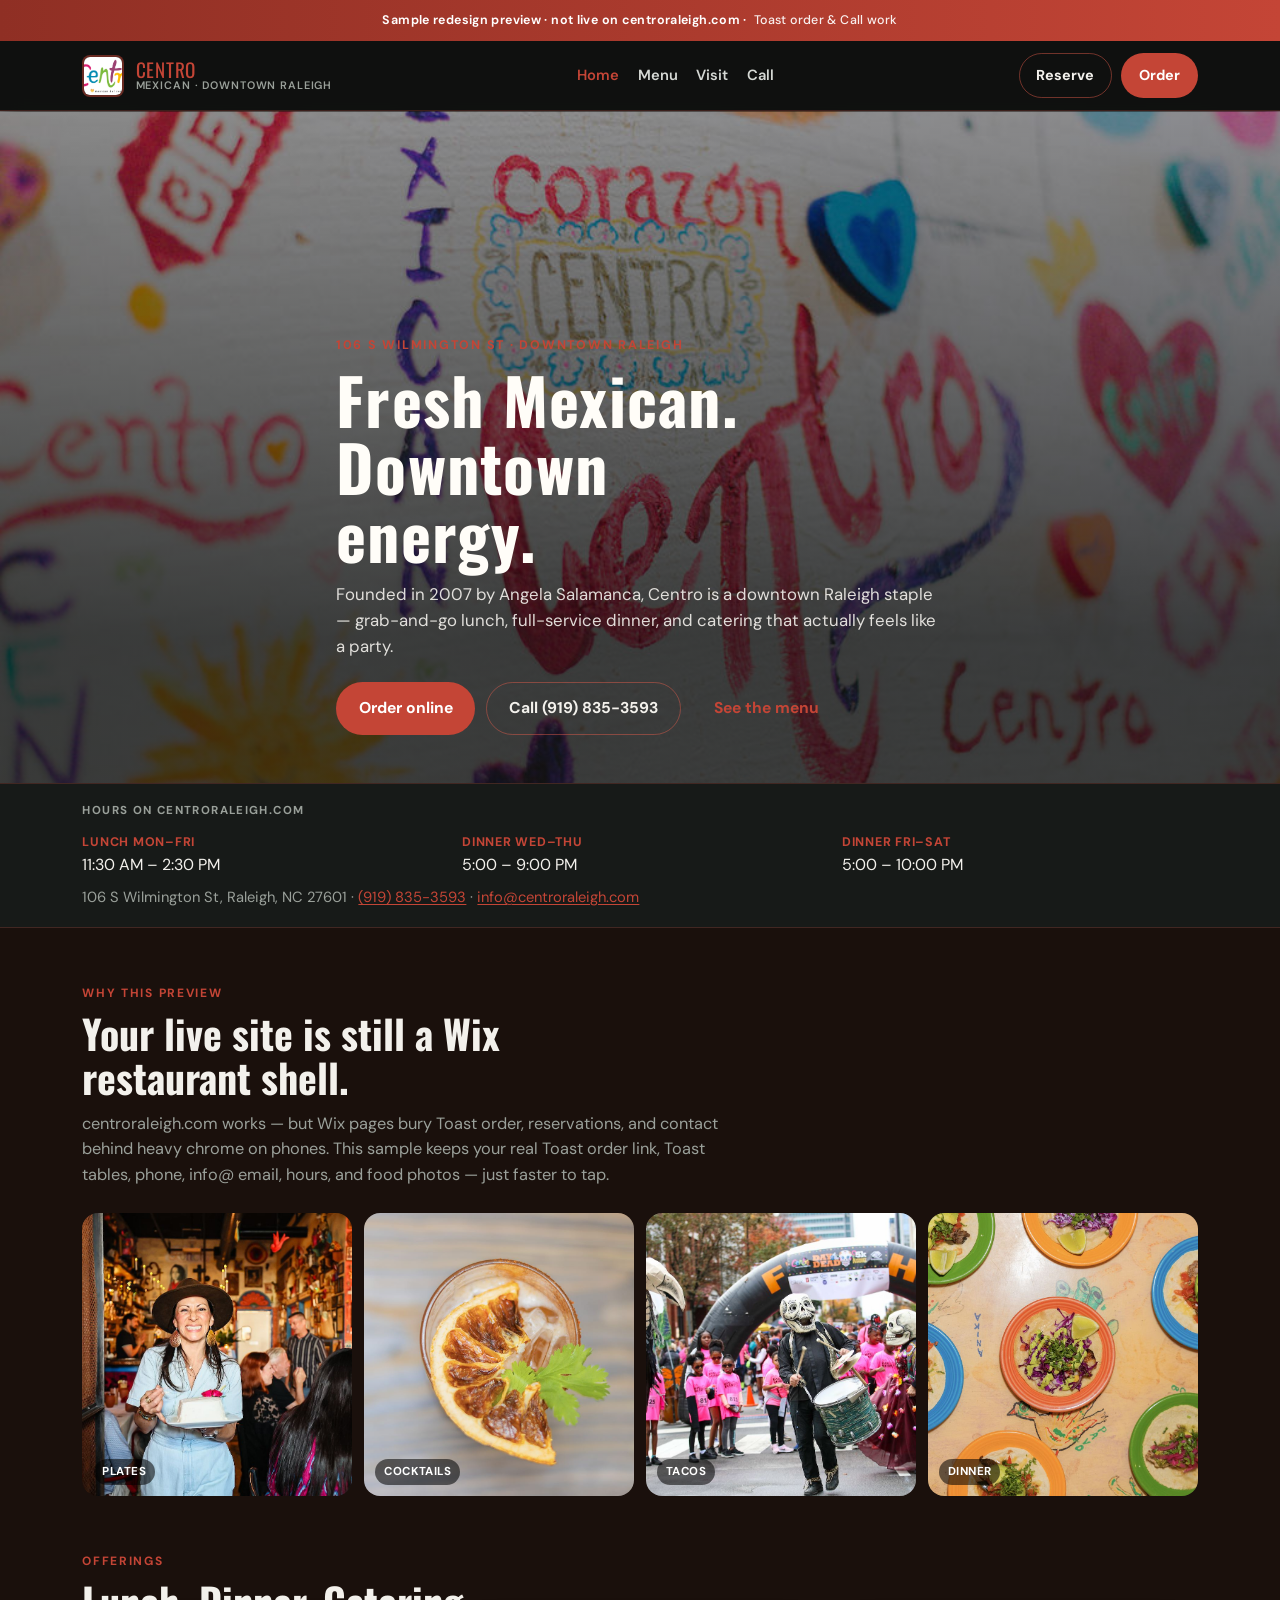
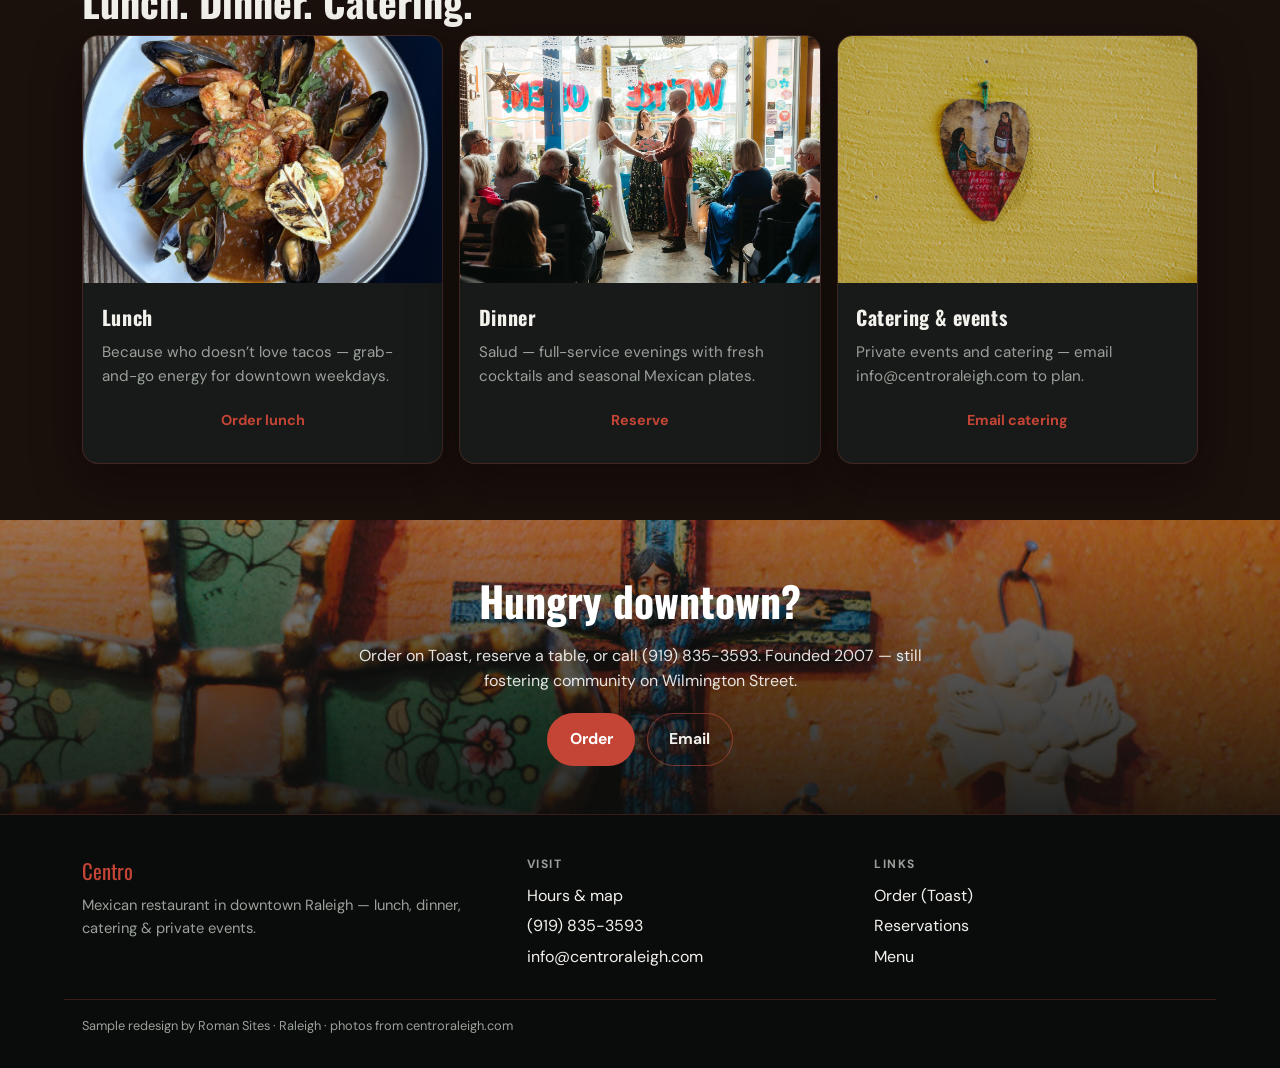
<file: index.html>
<!DOCTYPE html>
<html lang="en">
<head>
  <meta charset="utf-8" />
  <meta name="viewport" content="width=device-width, initial-scale=1" />
  <title>Centro · Mexican Restaurant · Downtown Raleigh</title>
  <meta name="description" content="Fresh Mexican lunch, dinner, and catering in downtown Raleigh — 106 S Wilmington St." />
  <link rel="preconnect" href="https://fonts.googleapis.com" />
  <link rel="preconnect" href="https://fonts.gstatic.com" crossorigin />
  <link href="https://fonts.googleapis.com/css2?family=DM+Sans:wght@400;500;600;700;800&family=Oswald:wght@500;600;700&display=swap" rel="stylesheet" />
  <link rel="stylesheet" href="assets/styles.css" />
</head>
<body>
  <div class="preview-banner" role="status">Sample redesign preview · not live on centroraleigh.com · <span>Toast order &amp; Call work</span></div>
  <header class="site-header">
    <div class="nav-inner">
      <a class="brand" href="index.html">
        <img class="brand-mark" src="assets/logo.png" alt="Centro logo" width="42" height="42" />
        <span class="brand-text"><span class="brand-name">Centro</span><span class="brand-tag">Mexican · Downtown Raleigh</span></span>
      </a>
      <nav class="nav-links" aria-label="Primary"><a href="index.html" aria-current="page">Home</a><a href="menu.html">Menu</a><a href="visit.html">Visit</a><a href="tel:+19198353593">Call</a></nav>
      <div class="nav-ctas">
        <a class="btn btn-secondary" href="https://tables.toasttab.com/restaurants/abbee3b9-5282-4a5d-af46-3de5d9775e1c/findTime" target="_blank" rel="noopener">Reserve</a>
        <a class="btn btn-primary" href="https://www.toasttab.com/centro-raleigh" target="_blank" rel="noopener">Order</a>
        <button class="nav-toggle" type="button" data-nav-toggle aria-expanded="false" aria-controls="mobile-nav" aria-label="Open menu"><span></span></button>
      </div>
    </div>
    <div class="mobile-panel" id="mobile-nav" data-mobile-panel>
      <a href="index.html" aria-current="page">Home</a><a href="menu.html">Menu</a><a href="visit.html">Visit</a><a href="tel:+19198353593">Call</a>
      <a href="mailto:info@centroraleigh.com">info@centroraleigh.com</a>
      <a href="https://www.toasttab.com/centro-raleigh" target="_blank" rel="noopener">Order on Toast</a>
      <div class="mobile-ctas">
        <a class="btn btn-secondary" href="https://tables.toasttab.com/restaurants/abbee3b9-5282-4a5d-af46-3de5d9775e1c/findTime" target="_blank" rel="noopener">Reserve</a>
        <a class="btn btn-primary" href="tel:+19198353593">Call</a>
      </div>
    </div>
  </header>
<main>
  <section class="hero">
    <div class="hero-media" aria-hidden="true"><img src="assets/hero.jpg" alt="" width="1500" height="1000" fetchpriority="high" /></div>
    <div class="hero-shade" aria-hidden="true"></div>
    <div class="hero-content">
      <p class="eyebrow">106 S Wilmington St · Downtown Raleigh</p>
      <h1>Fresh Mexican. Downtown energy.</h1>
      <p class="hero-lead">Founded in 2007 by Angela Salamanca, Centro is a downtown Raleigh staple — grab-and-go lunch, full-service dinner, and catering that actually feels like a party.</p>
      <div class="hero-actions">
        <a class="btn btn-primary btn-lg" href="https://www.toasttab.com/centro-raleigh" target="_blank" rel="noopener">Order online</a>
        <a class="btn btn-secondary btn-lg" href="tel:+19198353593">Call (919) 835-3593</a>
        <a class="btn btn-ghost btn-lg" href="menu.html">See the menu</a>
      </div>
    </div>
  </section>
  <aside class="hours-strip" aria-label="Hours">
    <div class="hours-strip-inner">
      <div class="hours-label">Hours on centroraleigh.com</div>
      <div>
        <div class="hours-grid">
          <div><strong>Lunch Mon–Fri</strong>11:30 AM – 2:30 PM</div>
          <div><strong>Dinner Wed–Thu</strong>5:00 – 9:00 PM</div>
          <div><strong>Dinner Fri–Sat</strong>5:00 – 10:00 PM</div>
        </div>
        <p class="hours-note">106 S Wilmington St, Raleigh, NC 27601 · <a href="tel:+19198353593">(919) 835-3593</a> · <a href="mailto:info@centroraleigh.com">info@centroraleigh.com</a></p>
      </div>
    </div>
  </aside>
  <section class="section">
    <div class="section-inner">
      <p class="section-kicker">Why this preview</p>
      <h2>Your live site is still a Wix restaurant shell.</h2>
      <p class="section-lead">centroraleigh.com works — but Wix pages bury Toast order, reservations, and contact behind heavy chrome on phones. This sample keeps your real Toast order link, Toast tables, phone, info@ email, hours, and food photos — just faster to tap.</p>
      <div class="photo-mosaic-grid">
        <div class="tile"><img src="assets/food1.jpg" alt="Centro plate" /><span class="tile-caption">Plates</span></div>
        <div class="tile"><img src="assets/food2.jpg" alt="Cocktails" /><span class="tile-caption">Cocktails</span></div>
        <div class="tile"><img src="assets/food3.jpg" alt="Tacos" /><span class="tile-caption">Tacos</span></div>
        <div class="tile"><img src="assets/food4.jpg" alt="Dinner" /><span class="tile-caption">Dinner</span></div>
      </div>
    </div>
  </section>
  <section class="section" style="padding-top:0">
    <div class="section-inner">
      <p class="section-kicker">Offerings</p>
      <h2>Lunch. Dinner. Catering.</h2>
      <div class="feature-grid">
        <article class="feature-card">
          <img src="assets/food5.jpg" alt="Lunch" />
          <div class="pad"><h3>Lunch</h3><p>Because who doesn’t love tacos — grab-and-go energy for downtown weekdays.</p><a class="btn btn-ghost" href="https://www.toasttab.com/centro-raleigh" target="_blank" rel="noopener">Order lunch</a></div>
        </article>
        <article class="feature-card">
          <img src="assets/food6.jpg" alt="Dinner" />
          <div class="pad"><h3>Dinner</h3><p>Salud — full-service evenings with fresh cocktails and seasonal Mexican plates.</p><a class="btn btn-ghost" href="https://tables.toasttab.com/restaurants/abbee3b9-5282-4a5d-af46-3de5d9775e1c/findTime" target="_blank" rel="noopener">Reserve</a></div>
        </article>
        <article class="feature-card">
          <img src="assets/food7.jpg" alt="Catering" />
          <div class="pad"><h3>Catering &amp; events</h3><p>Private events and catering — email info@centroraleigh.com to plan.</p><a class="btn btn-ghost" href="mailto:info@centroraleigh.com">Email catering</a></div>
        </article>
      </div>
    </div>
  </section>
  <section class="cta-band">
    <img src="assets/food8.jpg" alt="" />
    <div class="cta-inner">
      <h2>Hungry downtown?</h2>
      <p>Order on Toast, reserve a table, or call (919) 835-3593. Founded 2007 — still fostering community on Wilmington Street.</p>
      <div class="cta-actions">
        <a class="btn btn-primary btn-lg" href="https://www.toasttab.com/centro-raleigh" target="_blank" rel="noopener">Order</a>
        <a class="btn btn-secondary btn-lg" href="mailto:info@centroraleigh.com">Email</a>
      </div>
    </div>
  </section>
</main>
  <footer class="site-footer">
    <div class="footer-inner">
      <div>
        <div class="footer-brand">Centro</div>
        <p class="footer-muted">Mexican restaurant in downtown Raleigh — lunch, dinner, catering &amp; private events.</p>
      </div>
      <div class="footer-col"><h4>Visit</h4><a href="visit.html">Hours &amp; map</a><a href="tel:+19198353593">(919) 835-3593</a><a href="mailto:info@centroraleigh.com">info@centroraleigh.com</a></div>
      <div class="footer-col"><h4>Links</h4><a href="https://www.toasttab.com/centro-raleigh" target="_blank" rel="noopener">Order (Toast)</a><a href="https://tables.toasttab.com/restaurants/abbee3b9-5282-4a5d-af46-3de5d9775e1c/findTime" target="_blank" rel="noopener">Reservations</a><a href="menu.html">Menu</a></div>
    </div>
    <div class="footer-bottom">Sample redesign by Roman Sites · Raleigh · photos from centroraleigh.com</div>
  </footer>
  <script src="assets/site.js"></script>
</body>
</html>
</file>
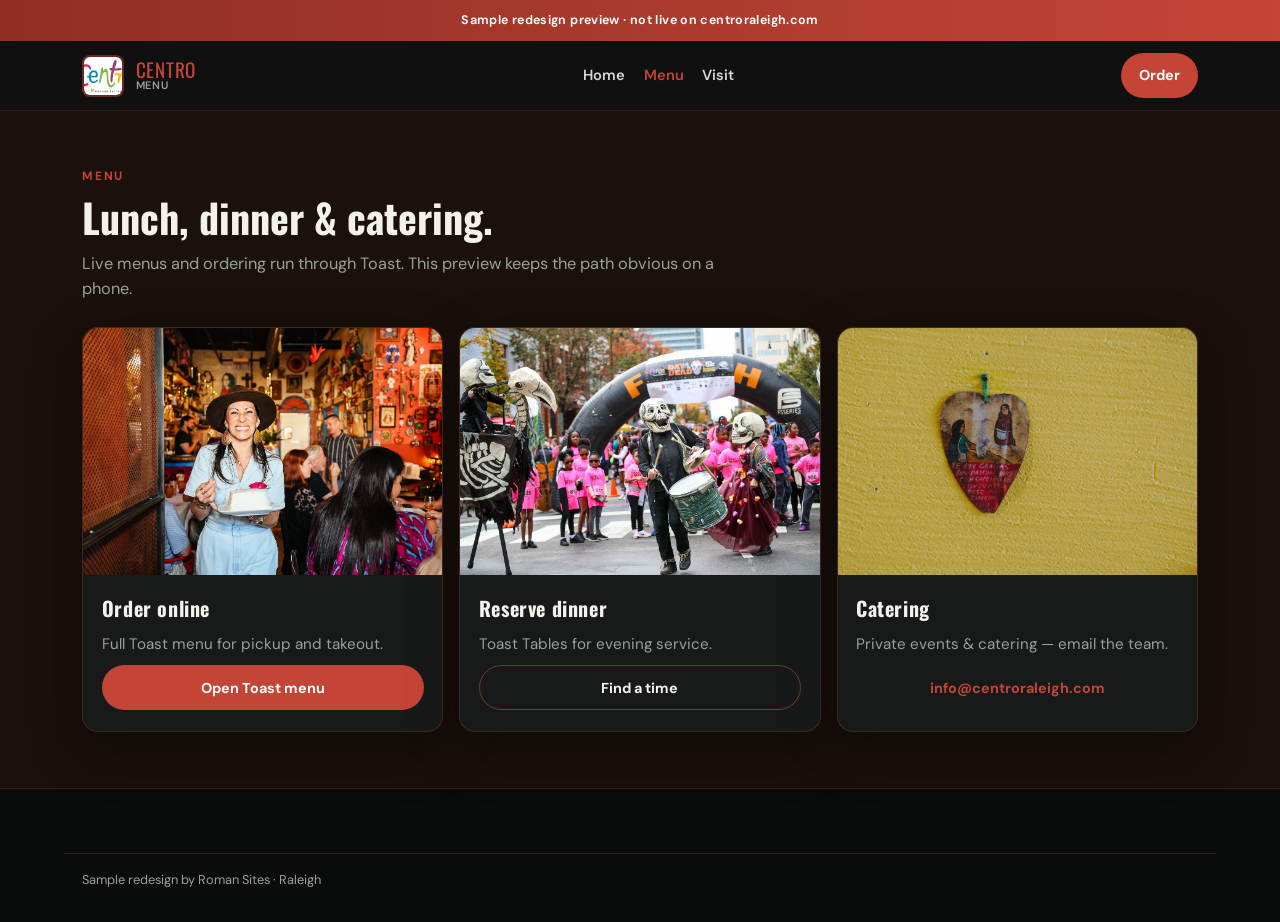
<file: menu.html>
<!DOCTYPE html>
<html lang="en">
<head>
  <meta charset="utf-8" />
  <meta name="viewport" content="width=device-width, initial-scale=1" />
  <title>Menu · Centro Raleigh</title>
  <link href="https://fonts.googleapis.com/css2?family=DM+Sans:wght@400;500;600;700;800&family=Oswald:wght@500;600;700&display=swap" rel="stylesheet" />
  <link rel="stylesheet" href="assets/styles.css" />
</head>
<body>
  <div class="preview-banner" role="status">Sample redesign preview · not live on centroraleigh.com</div>
  <header class="site-header">
    <div class="nav-inner">
      <a class="brand" href="index.html"><img class="brand-mark" src="assets/logo.png" alt="" width="42" height="42" /><span class="brand-text"><span class="brand-name">Centro</span><span class="brand-tag">Menu</span></span></a>
      <nav class="nav-links"><a href="index.html">Home</a><a href="menu.html" aria-current="page">Menu</a><a href="visit.html">Visit</a></nav>
      <div class="nav-ctas"><a class="btn btn-primary" href="https://www.toasttab.com/centro-raleigh" target="_blank" rel="noopener">Order</a>
      <button class="nav-toggle" type="button" data-nav-toggle aria-expanded="false" aria-controls="mobile-nav" aria-label="Open menu"><span></span></button></div>
    </div>
    <div class="mobile-panel" id="mobile-nav" data-mobile-panel>
      <a href="index.html">Home</a><a href="menu.html" aria-current="page">Menu</a><a href="visit.html">Visit</a>
      <a class="btn btn-primary" href="https://www.toasttab.com/centro-raleigh" target="_blank" rel="noopener">Order on Toast</a>
    </div>
  </header>
<main>
  <section class="section"><div class="section-inner">
    <p class="section-kicker">Menu</p>
    <h2>Lunch, dinner &amp; catering.</h2>
    <p class="section-lead">Live menus and ordering run through Toast. This preview keeps the path obvious on a phone.</p>
    <div class="feature-grid">
      <article class="feature-card"><img src="assets/food1.jpg" alt="" /><div class="pad"><h3>Order online</h3><p>Full Toast menu for pickup and takeout.</p><a class="btn btn-primary" href="https://www.toasttab.com/centro-raleigh" target="_blank" rel="noopener">Open Toast menu</a></div></article>
      <article class="feature-card"><img src="assets/food3.jpg" alt="" /><div class="pad"><h3>Reserve dinner</h3><p>Toast Tables for evening service.</p><a class="btn btn-secondary" href="https://tables.toasttab.com/restaurants/abbee3b9-5282-4a5d-af46-3de5d9775e1c/findTime" target="_blank" rel="noopener">Find a time</a></div></article>
      <article class="feature-card"><img src="assets/food7.jpg" alt="" /><div class="pad"><h3>Catering</h3><p>Private events &amp; catering — email the team.</p><a class="btn btn-ghost" href="mailto:info@centroraleigh.com">info@centroraleigh.com</a></div></article>
    </div>
  </div></section>
</main>
<footer class="site-footer"><div class="footer-bottom">Sample redesign by Roman Sites · Raleigh</div></footer>
<script src="assets/site.js"></script>
</body></html>
</file>
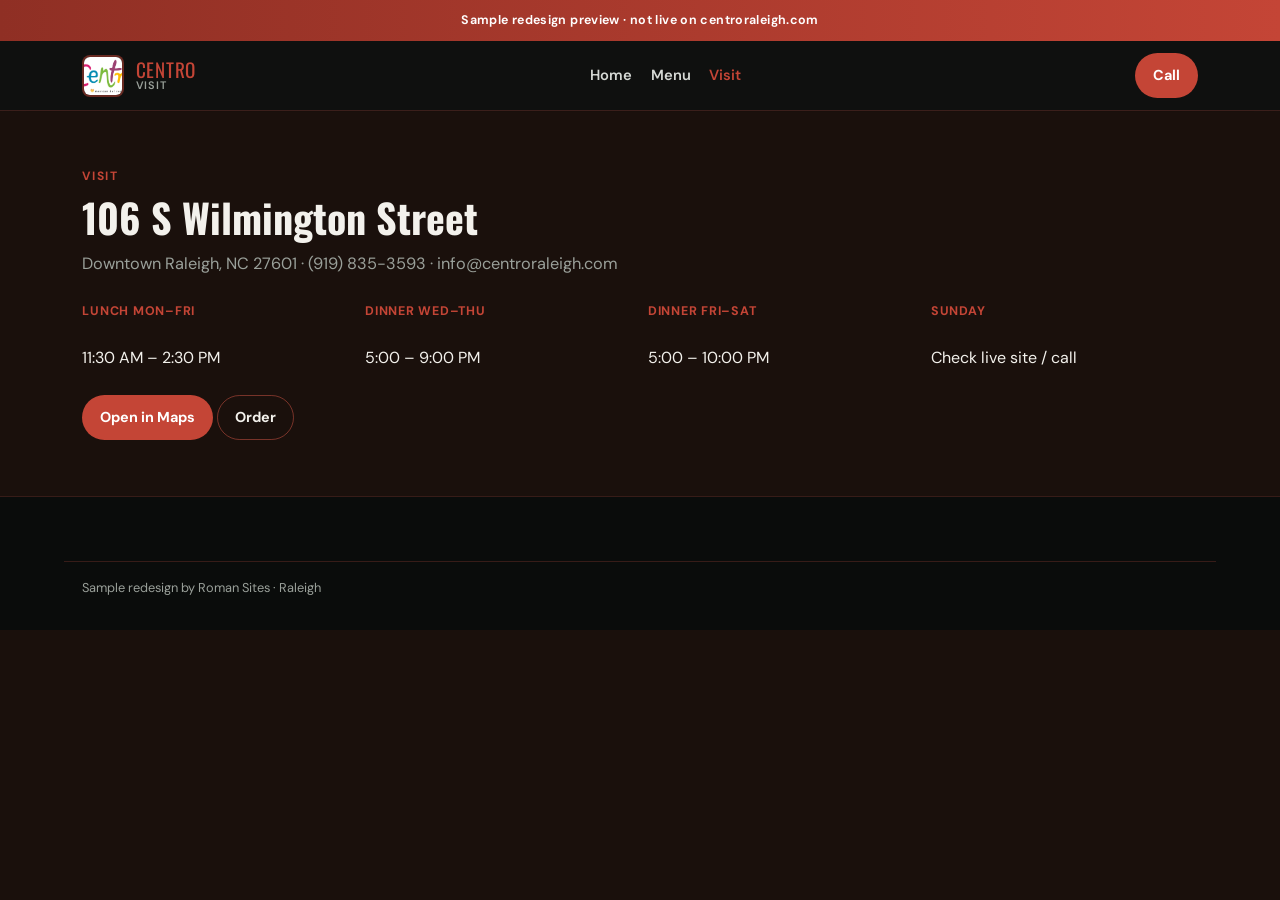
<file: visit.html>
<!DOCTYPE html>
<html lang="en">
<head>
  <meta charset="utf-8" />
  <meta name="viewport" content="width=device-width, initial-scale=1" />
  <title>Visit · Centro Raleigh</title>
  <link href="https://fonts.googleapis.com/css2?family=DM+Sans:wght@400;500;600;700;800&family=Oswald:wght@500;600;700&display=swap" rel="stylesheet" />
  <link rel="stylesheet" href="assets/styles.css" />
</head>
<body>
  <div class="preview-banner" role="status">Sample redesign preview · not live on centroraleigh.com</div>
  <header class="site-header">
    <div class="nav-inner">
      <a class="brand" href="index.html"><img class="brand-mark" src="assets/logo.png" alt="" width="42" height="42" /><span class="brand-text"><span class="brand-name">Centro</span><span class="brand-tag">Visit</span></span></a>
      <nav class="nav-links"><a href="index.html">Home</a><a href="menu.html">Menu</a><a href="visit.html" aria-current="page">Visit</a></nav>
      <div class="nav-ctas"><a class="btn btn-primary" href="tel:+19198353593">Call</a>
      <button class="nav-toggle" type="button" data-nav-toggle aria-expanded="false" aria-controls="mobile-nav" aria-label="Open menu"><span></span></button></div>
    </div>
    <div class="mobile-panel" id="mobile-nav" data-mobile-panel>
      <a href="index.html">Home</a><a href="menu.html">Menu</a><a href="visit.html" aria-current="page">Visit</a>
    </div>
  </header>
<main>
  <section class="section"><div class="section-inner">
    <p class="section-kicker">Visit</p>
    <h2>106 S Wilmington Street</h2>
    <p class="section-lead">Downtown Raleigh, NC 27601 · <a href="tel:+19198353593">(919) 835-3593</a> · <a href="mailto:info@centroraleigh.com">info@centroraleigh.com</a></p>
    <div class="hours-grid" style="margin:1.5rem 0;gap:1rem">
      <div><strong>Lunch Mon–Fri</strong><br>11:30 AM – 2:30 PM</div>
      <div><strong>Dinner Wed–Thu</strong><br>5:00 – 9:00 PM</div>
      <div><strong>Dinner Fri–Sat</strong><br>5:00 – 10:00 PM</div>
      <div><strong>Sunday</strong><br>Check live site / call</div>
    </div>
    <p><a class="btn btn-primary" href="https://maps.google.com/?q=106+S+Wilmington+St+Raleigh+NC+27601" target="_blank" rel="noopener">Open in Maps</a>
    <a class="btn btn-secondary" href="https://www.toasttab.com/centro-raleigh" target="_blank" rel="noopener">Order</a></p>
  </div></section>
</main>
<footer class="site-footer"><div class="footer-bottom">Sample redesign by Roman Sites · Raleigh</div></footer>
<script src="assets/site.js"></script>
</body></html>
</file>
<file: assets/styles.css>
/* Dashi — Durham ramen & izakaya preview */
:root {
  --bg: #1a100c;
  --text: #f3f1ec;
  --hero-text: #fffdf8;
  --hero-lead: rgba(243,241,236,.9);
  --muted: #9aa09a;
  --brand: #c44536;
  --accent: #c44536;
  --accent-deep: #8f2f24;
  --on-accent: #fff;
  --panel: #171a18;
  --header-bg: rgba(15,17,16,.95);
  --border: rgba(232,93,76,.2);
  --border-strong: rgba(232,93,76,.45);
  --nav: #d5d8d4;
  --banner-text: #fff;
  --footer-bg: #0a0c0b;
  --footer-text: #f3f1ec;
  --hero-shade: rgba(10,12,11,.72);
  --cta-shade: linear-gradient(180deg, rgba(10,12,11,.3), rgba(10,12,11,.85));
  --banner-h: 2.55rem;
  --nav-h: 4.35rem;
  --max: 72rem;
  --radius: 16px;
  --font-display: "Oswald", "Hiragino Sans", "Segoe UI", sans-serif;
  --font-body: "DM Sans", "Segoe UI", system-ui, sans-serif;
  --ease: cubic-bezier(0.22, 1, 0.36, 1);
  --shadow-soft: 0 18px 50px rgba(0,0,0,.35);
}


*, *::before, *::after { box-sizing: border-box; margin: 0; padding: 0; }
html { scroll-behavior: smooth; }
body {
  font-family: var(--font-body);
  color: var(--text);
  background: var(--bg);
  line-height: 1.55;
  -webkit-font-smoothing: antialiased;
}
img { max-width: 100%; display: block; }
a { color: inherit; text-decoration: none; }
ul { list-style: none; }
button { font: inherit; border: 0; background: none; cursor: pointer; color: inherit; }

.preview-banner {
  position: sticky; top: 0; z-index: 1000;
  min-height: var(--banner-h);
  display: flex; align-items: center; justify-content: center; gap: .45rem;
  padding: .55rem 1rem;
  background: linear-gradient(90deg, var(--accent-deep), var(--accent));
  color: var(--banner-text);
  font-size: .78rem; font-weight: 650; letter-spacing: .03em; text-align: center;
}
.preview-banner span { opacity: .92; font-weight: 500; }

.site-header {
  position: sticky; top: var(--banner-h); z-index: 900;
  background: var(--header-bg);
  backdrop-filter: blur(14px); -webkit-backdrop-filter: blur(14px);
  border-bottom: 1px solid var(--border);
}
.nav-inner {
  max-width: var(--max); margin: 0 auto; height: var(--nav-h);
  padding: 0 1.15rem; display: flex; align-items: center; justify-content: space-between; gap: 1rem;
}
.brand { display: flex; align-items: center; gap: .7rem; min-width: 0; }
.brand-mark {
  width: 42px; height: 42px; border-radius: 8px;
  object-fit: cover; border: 2px solid var(--border-strong); background: #000;
}
.brand-text { display: flex; flex-direction: column; line-height: 1.1; }
.brand-name { font-family: var(--font-display); font-size: 1.2rem; color: var(--brand); letter-spacing: .04em; text-transform: uppercase; }
.brand-tag { font-size: .68rem; color: var(--muted); font-weight: 600; letter-spacing: .08em; text-transform: uppercase; }
.nav-links { display: none; gap: 1.15rem; align-items: center; font-size: .92rem; font-weight: 600; }
.nav-links a { color: var(--nav); }
.nav-links a:hover, .nav-links a[aria-current="page"] { color: var(--brand); }
.nav-ctas { display: flex; align-items: center; gap: .55rem; }
.nav-toggle {
  width: 42px; height: 42px; display: inline-flex; align-items: center; justify-content: center;
  border-radius: 10px; border: 1px solid var(--border); background: var(--panel);
}
.nav-toggle span, .nav-toggle span::before, .nav-toggle span::after {
  display: block; width: 18px; height: 2px; background: var(--text); position: relative; border-radius: 2px;
}
.nav-toggle span::before, .nav-toggle span::after { content: ""; position: absolute; left: 0; }
.nav-toggle span::before { top: -6px; }
.nav-toggle span::after { top: 6px; }
.mobile-panel {
  display: none; flex-direction: column; gap: .85rem; padding: 1rem 1.15rem 1.25rem;
  border-top: 1px solid var(--border); background: var(--header-bg);
}
.mobile-panel.open { display: flex; }
.mobile-panel a { font-weight: 600; color: var(--nav); }
.mobile-ctas { display: flex; gap: .55rem; margin-top: .35rem; }

.btn {
  display: inline-flex; align-items: center; justify-content: center; gap: .35rem;
  padding: .65rem 1.05rem; border-radius: 999px; font-weight: 700; font-size: .9rem;
  border: 1px solid transparent; transition: transform .2s var(--ease), background .2s, color .2s, border-color .2s;
  white-space: nowrap;
}
.btn:hover { transform: translateY(-1px); }
.btn-primary { background: var(--accent); color: var(--on-accent); }
.btn-primary:hover { background: var(--accent-deep); }
.btn-secondary { background: transparent; color: var(--text); border-color: var(--border-strong); }
.btn-secondary:hover { border-color: var(--brand); color: var(--brand); }
.btn-ghost { background: transparent; color: var(--brand); border-color: transparent; padding-left: 0; padding-right: 0; }
.btn-lg { padding: .85rem 1.35rem; font-size: .98rem; }

.hero {
  position: relative; min-height: clamp(28rem, 78vh, 42rem);
  display: grid; align-items: end; overflow: hidden;
}
.hero-media { position: absolute; inset: 0; }
.hero-media img { width: 100%; height: 100%; object-fit: cover; }
.hero-shade {
  position: absolute; inset: 0;
  background: linear-gradient(180deg, rgba(0,0,0,.25) 0%, var(--hero-shade) 78%);
}
.hero-content {
  position: relative; z-index: 2; max-width: var(--max); margin: 0 auto;
  padding: 4.5rem 1.15rem 3rem;
}
.eyebrow {
  font-size: .78rem; font-weight: 700; letter-spacing: .14em; text-transform: uppercase;
  color: var(--brand); margin-bottom: .7rem;
}
.hero h1 {
  font-family: var(--font-display); font-size: clamp(2.3rem, 6vw, 4rem);
  line-height: 1.05; letter-spacing: .02em; max-width: 14ch; margin-bottom: .85rem;
  color: var(--hero-text);
}
.hero-lead { max-width: 38rem; color: var(--hero-lead); font-size: 1.05rem; margin-bottom: 1.4rem; }
.hero-actions { display: flex; flex-wrap: wrap; gap: .7rem; }

.hours-strip { background: var(--panel); border-block: 1px solid var(--border); }
.hours-strip-inner {
  max-width: var(--max); margin: 0 auto; padding: 1.1rem 1.15rem;
  display: grid; gap: .85rem;
}
.hours-label { font-size: .72rem; letter-spacing: .12em; text-transform: uppercase; color: var(--muted); font-weight: 700; }
.hours-grid { display: grid; gap: .45rem 1.5rem; grid-template-columns: repeat(auto-fit, minmax(11rem, 1fr)); }
.hours-grid strong { display: block; color: var(--brand); font-size: .78rem; letter-spacing: .06em; text-transform: uppercase; }
.hours-note { margin-top: .55rem; color: var(--muted); font-size: .92rem; }
.hours-note a { color: var(--brand); text-decoration: underline; text-underline-offset: 2px; }

.section { padding: 3.5rem 0; }
.section-inner { max-width: var(--max); margin: 0 auto; padding: 0 1.15rem; }
.section-kicker { font-size: .75rem; letter-spacing: .14em; text-transform: uppercase; color: var(--brand); font-weight: 700; margin-bottom: .55rem; }
.section h2 {
  font-family: var(--font-display); font-size: clamp(1.7rem, 3.5vw, 2.5rem);
  line-height: 1.1; margin-bottom: .75rem; max-width: 22ch;
}
.section-lead { color: var(--muted); max-width: 42rem; margin-bottom: 1.6rem; font-size: 1.02rem; }

.photo-mosaic-grid {
  display: grid; gap: .75rem;
  grid-template-columns: repeat(2, 1fr);
}
@media (min-width: 720px) { .photo-mosaic-grid { grid-template-columns: repeat(4, 1fr); } }
.tile { position: relative; border-radius: var(--radius); overflow: hidden; aspect-ratio: 1 / 1.05; background: var(--panel); }
.tile img { width: 100%; height: 100%; object-fit: cover; }
.tile-caption {
  position: absolute; left: .7rem; bottom: .7rem;
  background: rgba(0,0,0,.55); color: #fff; padding: .25rem .55rem; border-radius: 999px;
  font-size: .72rem; font-weight: 700; letter-spacing: .04em; text-transform: uppercase;
}

.feature-grid { display: grid; gap: 1rem; grid-template-columns: 1fr; }
@media (min-width: 820px) { .feature-grid { grid-template-columns: repeat(3, 1fr); } }
.feature-card {
  background: var(--panel); border: 1px solid var(--border); border-radius: var(--radius); overflow: hidden;
  display: flex; flex-direction: column; box-shadow: var(--shadow-soft);
}
.feature-card img { aspect-ratio: 16/11; width: 100%; object-fit: cover; }
.feature-card .pad { padding: 1.15rem 1.15rem 1.3rem; display: grid; gap: .55rem; flex: 1; }
.feature-card h3 { font-family: var(--font-display); font-size: 1.25rem; letter-spacing: .03em; }
.feature-card p { color: var(--muted); font-size: .95rem; }

.cta-band {
  position: relative; min-height: 18rem; display: grid; place-items: center; overflow: hidden; text-align: center;
}
.cta-band > img { position: absolute; inset: 0; width: 100%; height: 100%; object-fit: cover; }
.cta-band::after { content: ""; position: absolute; inset: 0; background: var(--cta-shade); }
.cta-inner { position: relative; z-index: 1; padding: 3rem 1.15rem; max-width: 40rem; }
.cta-inner h2 { font-family: var(--font-display); font-size: clamp(1.8rem, 4vw, 2.6rem); color: #fff; margin-bottom: .7rem; }
.cta-inner p { color: rgba(255,255,255,.88); margin-bottom: 1.2rem; }
.cta-actions { display: flex; flex-wrap: wrap; gap: .7rem; justify-content: center; }

.site-footer {
  background: var(--footer-bg); color: var(--footer-text); padding: 2.5rem 0 2rem; border-top: 1px solid var(--border);
}
.footer-inner {
  max-width: var(--max); margin: 0 auto; padding: 0 1.15rem;
  display: grid; gap: 1.5rem; grid-template-columns: 1fr;
}
@media (min-width: 800px) { .footer-inner { grid-template-columns: 1.3fr 1fr 1fr; } }
.footer-brand { font-family: var(--font-display); font-size: 1.3rem; color: var(--brand); margin-bottom: .4rem; }
.footer-muted { color: var(--muted); font-size: .92rem; }
.footer-col h4 { font-size: .75rem; letter-spacing: .12em; text-transform: uppercase; color: var(--muted); margin-bottom: .65rem; }
.footer-col a { display: block; margin-bottom: .35rem; color: var(--footer-text); }
.footer-col a:hover { color: var(--brand); }
.footer-bottom {
  max-width: var(--max); margin: 1.5rem auto 0; padding: 1rem 1.15rem 0;
  border-top: 1px solid var(--border); color: var(--muted); font-size: .8rem;
}

.page-hero { padding: 2.5rem 0 1rem; }
.page-hero h1 { font-family: var(--font-display); font-size: clamp(2rem, 4vw, 3rem); margin-bottom: .5rem; }
.menu-tabs { display: flex; flex-wrap: wrap; gap: .5rem; margin: 1.2rem 0 1.5rem; }
.menu-tabs button {
  padding: .55rem 1rem; border-radius: 999px; border: 1px solid var(--border);
  background: var(--panel); font-weight: 700; font-size: .85rem; color: var(--nav);
}
.menu-tabs button[aria-selected="true"] { background: var(--accent); color: var(--on-accent); border-color: transparent; }
.menu-list { display: grid; gap: .85rem; }
.menu-item {
  display: grid; gap: .2rem; padding: 1rem 1.1rem; border-radius: 12px;
  background: var(--panel); border: 1px solid var(--border);
}
.menu-item h3 { font-size: 1.05rem; }
.menu-item p { color: var(--muted); font-size: .92rem; }
.split {
  display: grid; gap: 1.25rem; align-items: center;
}
@media (min-width: 860px) { .split { grid-template-columns: 1.05fr .95fr; } }
.split img { border-radius: var(--radius); width: 100%; aspect-ratio: 4/3; object-fit: cover; }

@media (min-width: 900px) {
  .nav-links { display: flex; }
  .nav-toggle { display: none; }
}
</file>
